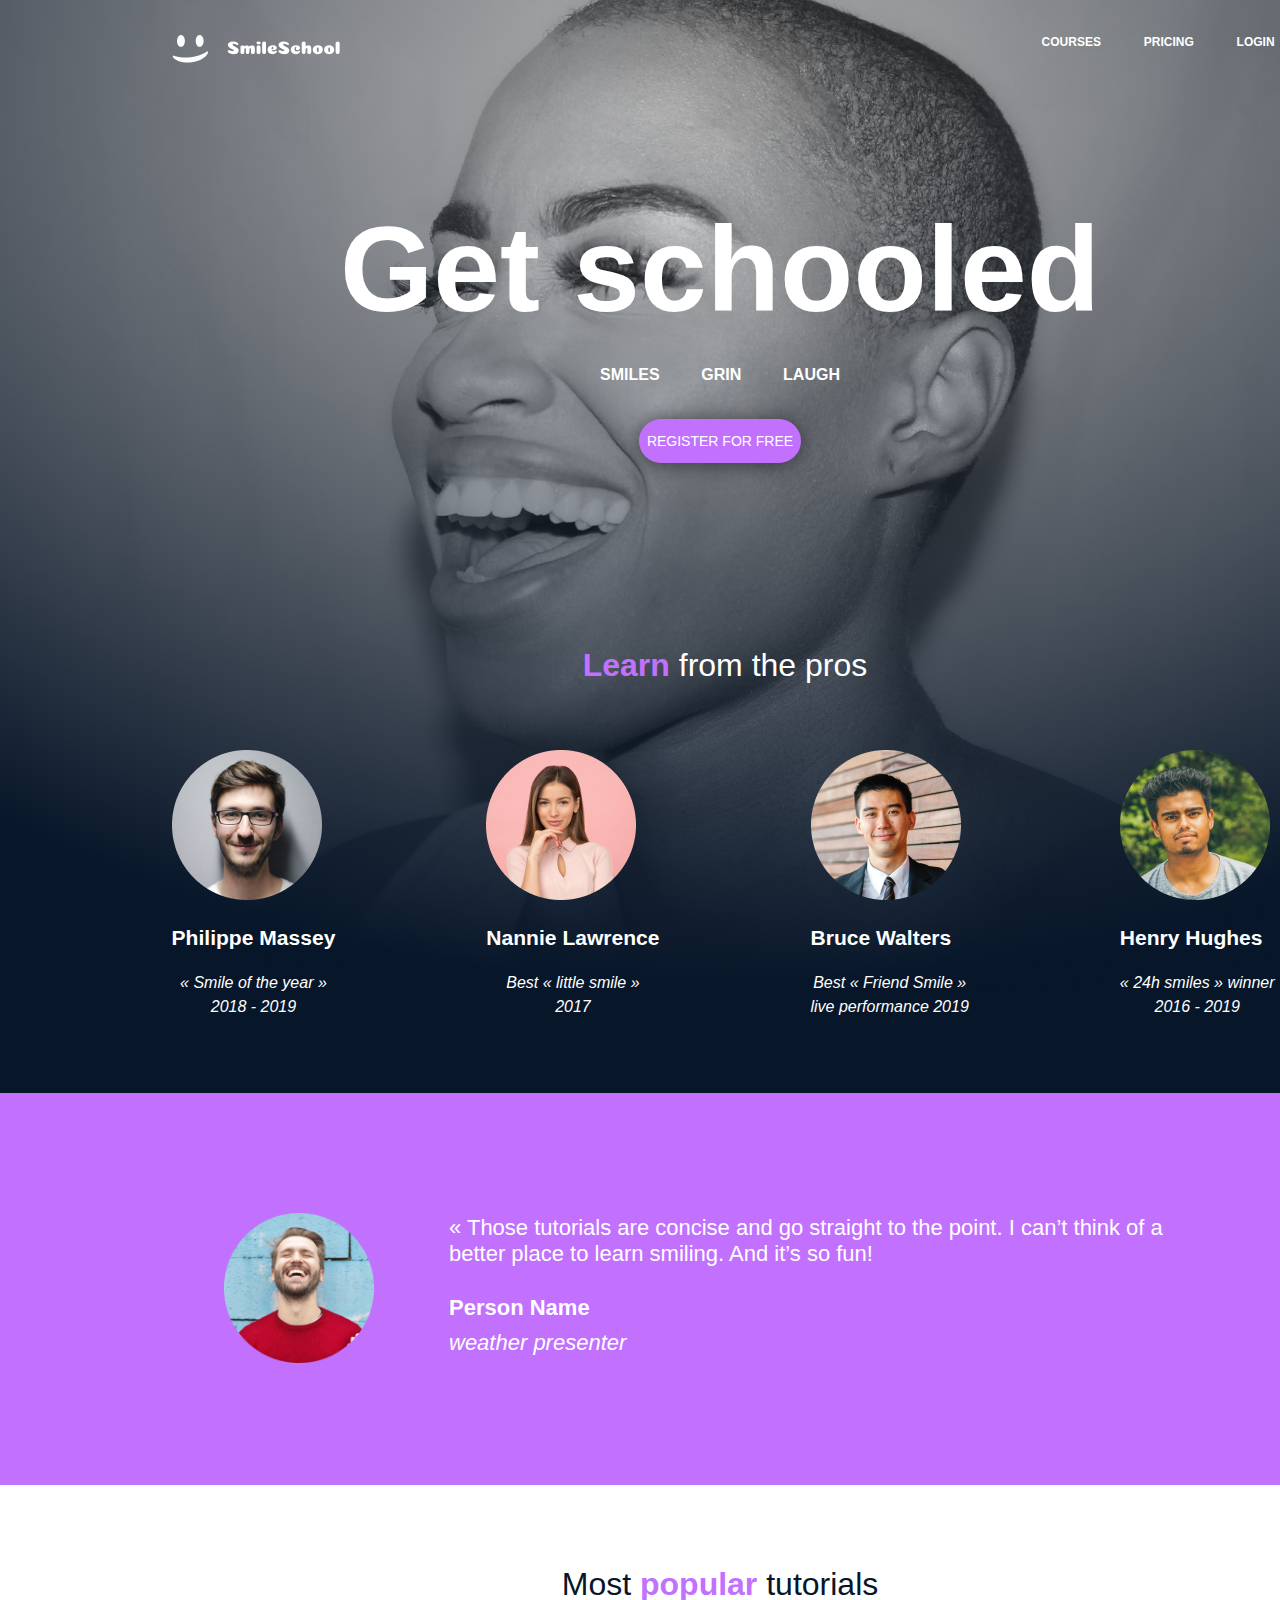
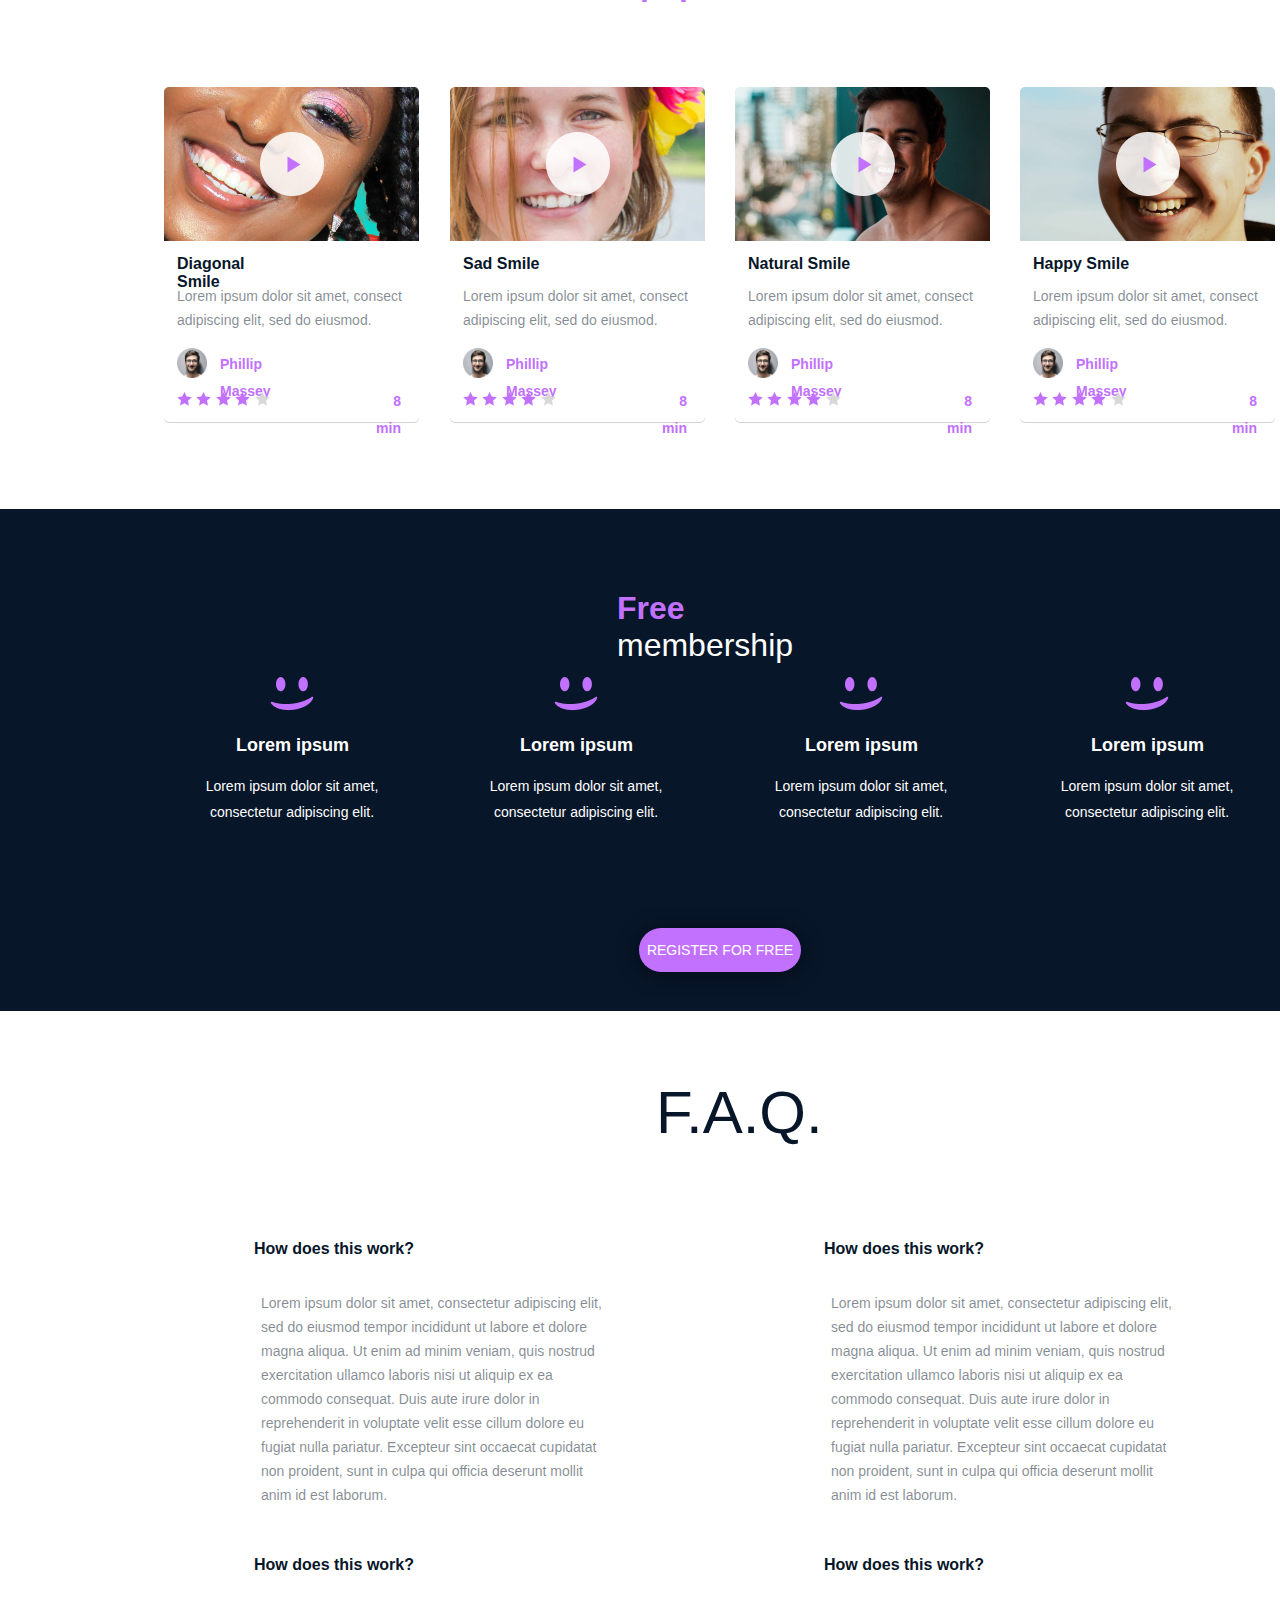
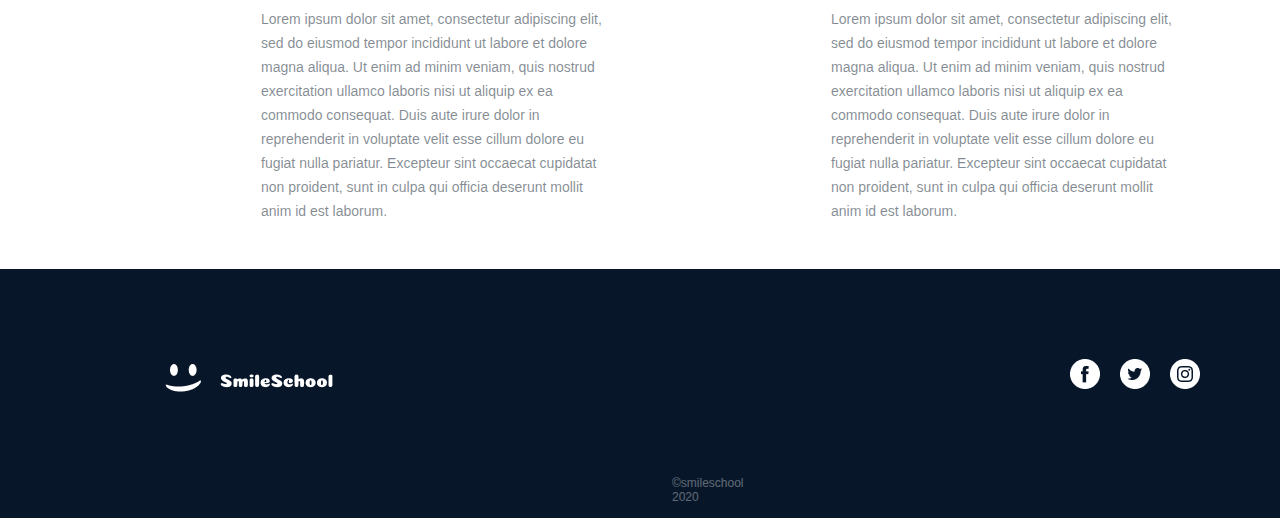
<file: css_advanced/index.html>
<!DOCTYPE html>
<html lang="en">
  <head>
    <meta charset="UTF-8">
    <meta name="viewport" content="width=device-width, initial-scale=1.0">
    <title>Smile School</title>
    <link href="https://fonts.cdnfonts.com/css/source-sans-pro?styles=14484,14489,14486,14490,14491,14485,14483,14482,14488,14487,14493,14492" rel="stylesheet">             
    <link rel="stylesheet" href="styles.css">
</head>
  <body>
    <header>
      <div>
        <a href="#" ><img src="/assets/logo.png" alt="logo"></a>
      </div>
      <div class="nav_bar">
        <a href="#">COURSES</a>
        <a href="#">PRICING</a>
        <a href="#">LOGIN</a>
      </div>
    </header>
    <main>
      <section class="main_part">
        <div>
          <h1>Get schooled</h1>
          <p class="slogan"><span>SMILES</span><span>GRIN</span><span>LAUGH</span></p>
          <button>REGISTER FOR FREE</button>
        </div>
        <div>
          <h2><span class="violet_title">Learn</span> from the pros</h2>
          <div class="pros">
            <div>
              <img src="/assets/1.png" alt="Teacher 1">
              <h3>Philippe Massey</h3>
              <p>« Smile of the year »<br> 2018 - 2019</p>
            </div>
            <div>
              <img src="/assets/6.png" alt="Teacher 2">
              <h3>Nannie Lawrence</h3>
              <p>Best « little smile »<br> 2017</p>
            </div>
            <div>
              <img src="/assets/7.png" alt="Teacher 3">
              <h3>Bruce Walters</h3>
              <p>Best « Friend Smile »<br> live performance 2019</p>
            </div>
            <div>
              <img src="/assets/8.png" alt="Teacher 4">
              <h3>Henry Hughes</h3>
              <p>« 24h smiles » winner<br> 2016 - 2019</p>
            </div>
          </div>
        </div>
      </section>
      <section class="testimonials">
        <div>
          <img src="/assets/Bitmap.png" alt="Quote image" class="quote_image"> 
        </div>
        <div class="testimonials_quote">
          <blockquote>« Those tutorials are concise and go straight to the point. I can’t think of a better place to learn smiling. And it’s so fun!</blockquote>
          <p class="author_name">Person Name</p>
          <p class="author_job">weather presenter</p>
        </div>
      </section>
      <section class="tutorials">
        <h1>Most <span class="violet_title">popular</span> tutorials</h1>
        <div>
          <div class="tutorial_box1">
            <img src="/assets/tutorial1.png" alt="Tutorial 1" class="tutorial_preview">
            <img src="/assets/play.png" alt="Play button" class="play_button">
            <h2>Diagonal Smile</h2>
            <p>Lorem ipsum dolor sit amet, consect adipiscing elit, sed do eiusmod.</p>
            <div>
              <img src="/assets/1.png" alt="author1" class="avatar">
              <h3>Phillip Massey</h3>
            </div>
            <div>
              <div class="stars">
                <img src="/assets/Star_full.png" alt="star_full" class="star1">
                <img src="/assets/Star_full.png" alt="star_full" class="star2">
                <img src="/assets/Star_full.png" alt="star_full" class="star3">
                <img src="/assets/Star_full.png" alt="star_full" class="star4">
                <img src="/assets/Star_empty.png" alt="star_empty" class="star_empty">
                <p>8 min</p>
              </div>
            </div>
          </div>
          <div class="tutorial_box2">
            <img src="/assets/tutorial2.png" alt="Tutorial 2" class="tutorial_preview">
            <img src="/assets/play.png" alt="Play button" class="play_button">
            <h2>Sad Smile</h2>
            <p>Lorem ipsum dolor sit amet, consect adipiscing elit, sed do eiusmod.</p>
            <div>
              <img src="/assets/1.png" alt="author2" class="avatar">
              <h3>Phillip Massey</h3>
            </div>
            <div>
              <div class="stars">
                <img src="/assets/Star_full.png" alt="star_full">
                <img src="/assets/Star_full.png" alt="star_full">
                <img src="/assets/Star_full.png" alt="star_full">
                <img src="/assets/Star_full.png" alt="star_full">
                <img src="/assets/Star_empty.png" alt="star_empty">
                <p>8 min</p>
              </div>
            </div>
          </div>
          <div class="tutorial_box3">
            <img src="/assets/tutorial3.png" alt="Tutorial 3" class="tutorial_preview">
            <img src="/assets/play.png" alt="Play button" class="play_button">
            <h2>Natural Smile</h2>
            <p>Lorem ipsum dolor sit amet, consect adipiscing elit, sed do eiusmod.</p>
            <div>
              <img src="/assets/1.png" alt="author3" class="avatar">
              <h3>Phillip Massey</h3>
            </div>
            <div>
              <div class="stars">
                <img src="/assets/Star_full.png" alt="star_full">
                <img src="/assets/Star_full.png" alt="star_full">
                <img src="/assets/Star_full.png" alt="star_full">
                <img src="/assets/Star_full.png" alt="star_full">
                <img src="/assets/Star_empty.png" alt="star_empty">
                <p>8 min</p>
              </div>
            </div>
          </div>
          <div class="tutorial_box4">
            <img src="/assets/tutorial4.png" alt="Tutorial 4" class="tutorial_preview">
            <img src="/assets/play.png" alt="Play button" class="play_button">
            <h2>Happy Smile</h2>
            <p>Lorem ipsum dolor sit amet, consect adipiscing elit, sed do eiusmod.</p>
            <div>
              <img src="/assets/1.png" alt="author4" class="avatar">
              <h3>Phillip Massey</h3>
            </div>
            <div>
              <div class="stars">
                <img src="/assets/Star_full.png" alt="star_full">
                <img src="/assets/Star_full.png" alt="star_full">
                <img src="/assets/Star_full.png" alt="star_full">
                <img src="/assets/Star_full.png" alt="star_full">
                <img src="/assets/Star_empty.png" alt="star_empty">
                <p>8 min</p>
              </div>
            </div>
          </div>
        </div>
      </section>
      <section class="free_membership">
        <h1><span class="violet_title">Free</span> membership</h1>
        <div>
          <div class="dot_1">
            <img src="/assets/smile.png" alt="Free membership">
            <h2>Lorem ipsum</h2>
            <p>Lorem ipsum dolor sit amet, consectetur adipiscing elit.</p>
          </div>
          <div class="dot_2">
            <img src="/assets/smile.png" alt="Free membership">
            <h2>Lorem ipsum</h2>
            <p>Lorem ipsum dolor sit amet, consectetur adipiscing elit.</p>
          </div>
          <div class="dot_3">
            <img src="/assets/smile.png" alt="Free membership">
            <h2>Lorem ipsum</h2>
            <p>Lorem ipsum dolor sit amet, consectetur adipiscing elit.</p>
          </div>
          <div class="dot_4">
            <img src="/assets/smile.png" alt="Free membership">
            <h2>Lorem ipsum</h2>
            <p>Lorem ipsum dolor sit amet, consectetur adipiscing elit.</p>
          </div>
        </div>
        <button>REGISTER FOR FREE</button>
      </section>
      <section class="faq">
        <h1>F.A.Q.</h1>
        <div>
          <div>
            <div class="Q_1">
              <h2>How does this work?</h2>
              <p>Lorem ipsum dolor sit amet, consectetur adipiscing elit, sed do eiusmod tempor incididunt ut labore et dolore magna aliqua. Ut enim ad minim veniam, quis nostrud exercitation ullamco laboris nisi ut aliquip ex ea commodo consequat. Duis aute irure dolor in reprehenderit in voluptate velit esse cillum dolore eu fugiat nulla pariatur. Excepteur sint occaecat cupidatat non proident, sunt in culpa qui officia deserunt mollit anim id est laborum.</p>
            </div>
            <div class="Q_2">
              <h2>How does this work?</h2>
              <p>Lorem ipsum dolor sit amet, consectetur adipiscing elit, sed do eiusmod tempor incididunt ut labore et dolore magna aliqua. Ut enim ad minim veniam, quis nostrud exercitation ullamco laboris nisi ut aliquip ex ea commodo consequat. Duis aute irure dolor in reprehenderit in voluptate velit esse cillum dolore eu fugiat nulla pariatur. Excepteur sint occaecat cupidatat non proident, sunt in culpa qui officia deserunt mollit anim id est laborum.</p>
            </div>
          </div>
          <div>
            <div class="Q_3">
              <h2>How does this work?</h2>
              <p>Lorem ipsum dolor sit amet, consectetur adipiscing elit, sed do eiusmod tempor incididunt ut labore et dolore magna aliqua. Ut enim ad minim veniam, quis nostrud exercitation ullamco laboris nisi ut aliquip ex ea commodo consequat. Duis aute irure dolor in reprehenderit in voluptate velit esse cillum dolore eu fugiat nulla pariatur. Excepteur sint occaecat cupidatat non proident, sunt in culpa qui officia deserunt mollit anim id est laborum.</p>
            </div>
            <div class="Q_4">
              <h2>How does this work?</h2>
              <p>Lorem ipsum dolor sit amet, consectetur adipiscing elit, sed do eiusmod tempor incididunt ut labore et dolore magna aliqua. Ut enim ad minim veniam, quis nostrud exercitation ullamco laboris nisi ut aliquip ex ea commodo consequat. Duis aute irure dolor in reprehenderit in voluptate velit esse cillum dolore eu fugiat nulla pariatur. Excepteur sint occaecat cupidatat non proident, sunt in culpa qui officia deserunt mollit anim id est laborum.</p>
            </div>
          </div>
        </div>
      </section>
    </main>
    <footer>
      <div>
        <div>
          <img src="/assets/logo-footer.png" alt="logo-footer" class="logo_footer">
          <div>
            <a href="#" ><img src="/assets/social_icons.png" alt="social icons"></a>
          </div>
          <p>©smileschool 2020</p>
        </div>
      </div>
    </footer>
  </body>
</html>
</file>
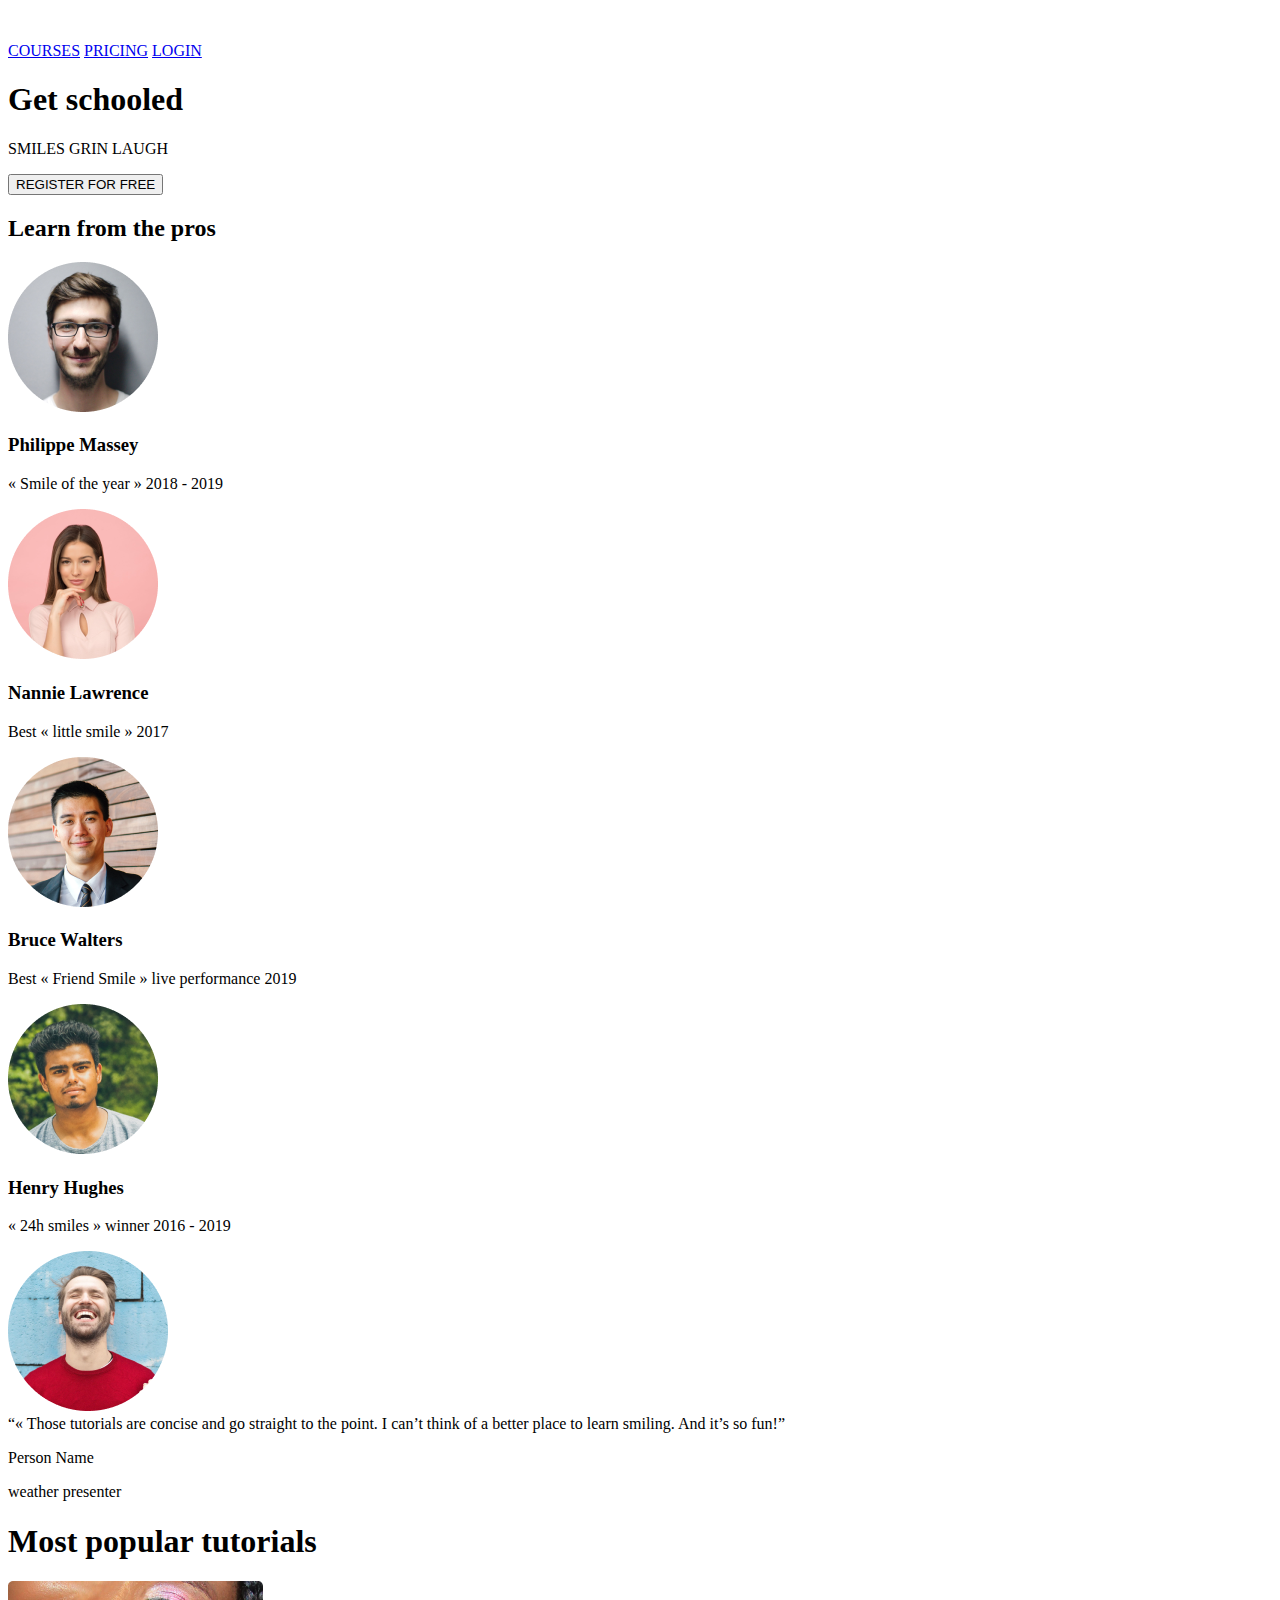
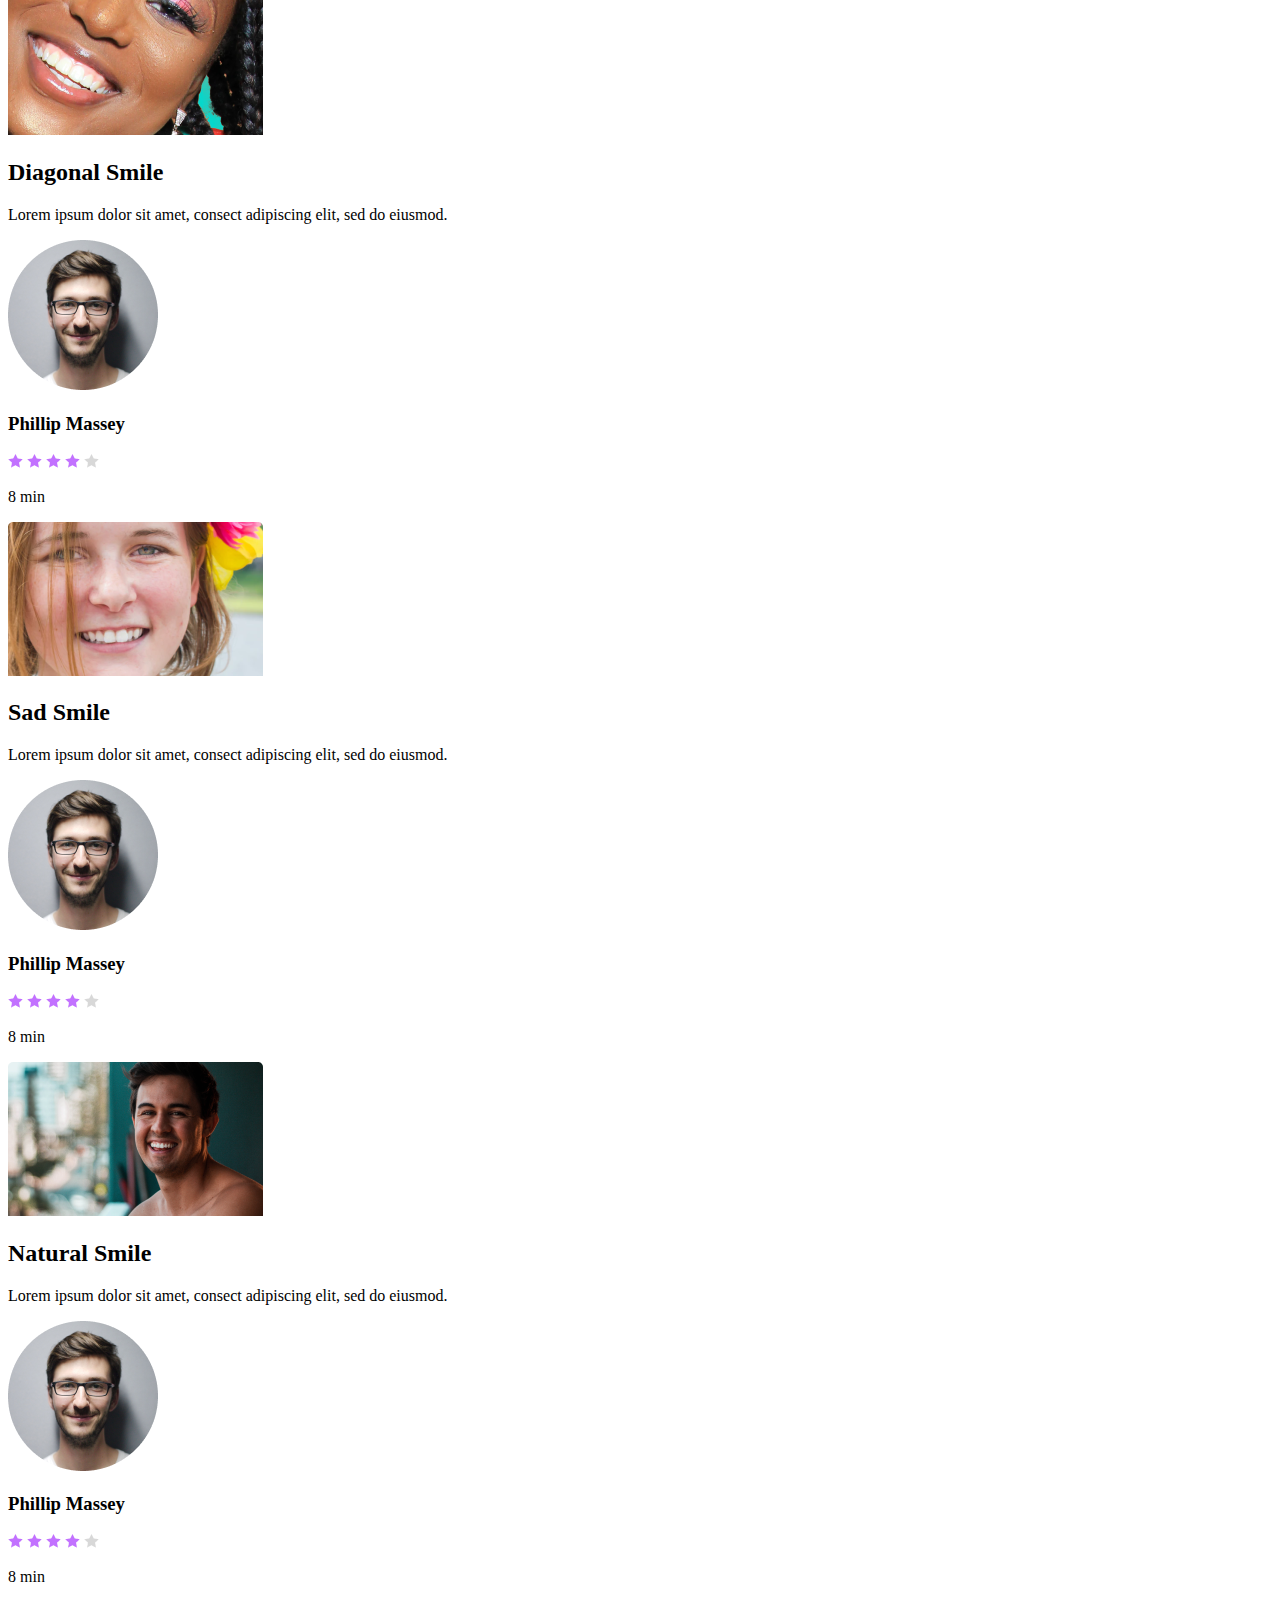
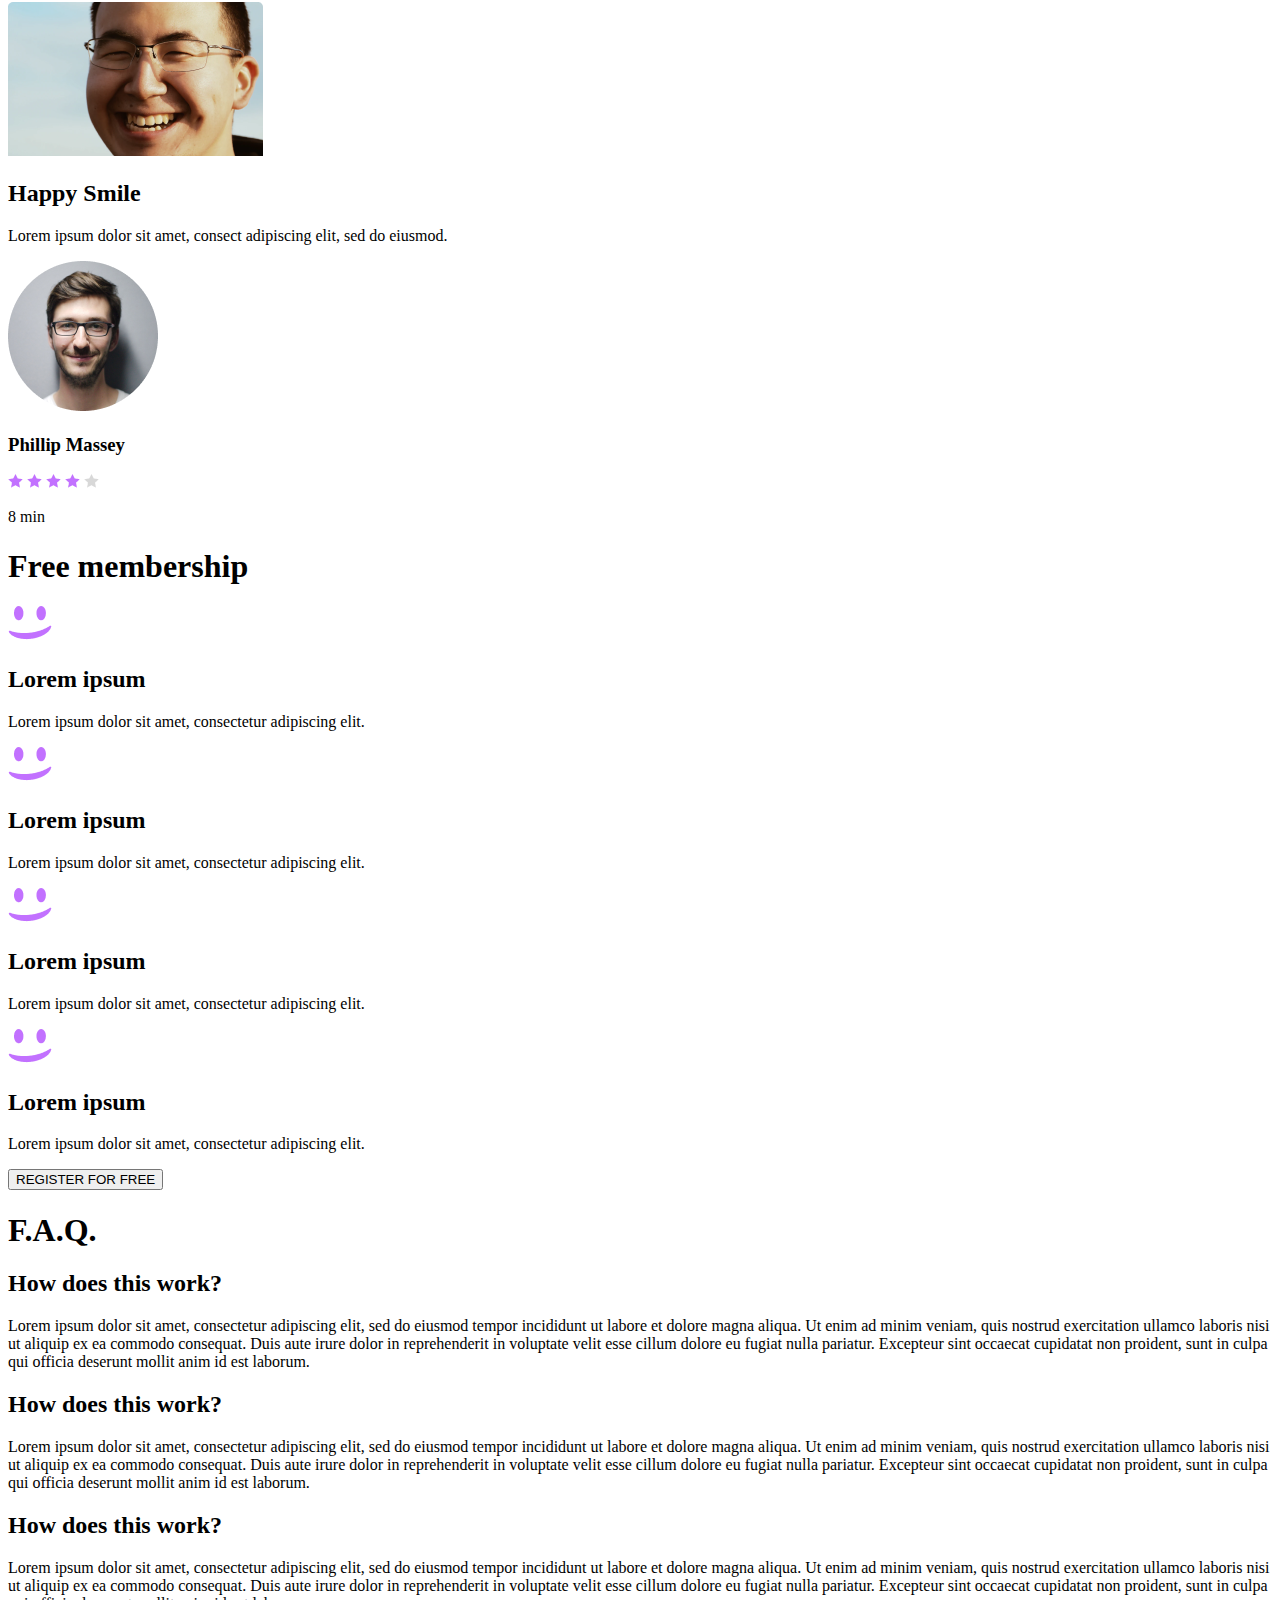
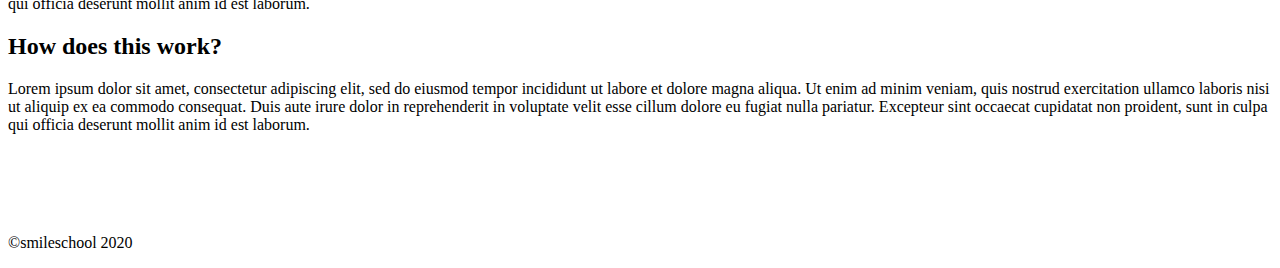
<file: html_advanced/index.html>
<!DOCTYPE html>
<html lang="en">
  <head>
    <meta charset="UTF-8">
    <meta name="viewport" content="width=device-width, initial-scale=1.0">
    <title>Smile School</title>
  </head>
  <body>
    <header>
      <div>
        <a href="#" ><img src="/assets/logo.png" alt="logo"></a>
      </div>
      <div>
        <a href="#">COURSES</a>
        <a href="#">PRICING</a>
        <a href="#">LOGIN</a>
      </div>
    </header>
    <main>
      <section>
        <div>
          <h1>Get schooled</h1>
          <p>SMILES GRIN LAUGH</p>
          <button>REGISTER FOR FREE</button>
        </div>
        <div>
          <h2>Learn from the pros</h2>
          <div>
            <div>
              <img src="/assets/1.png" alt="Teacher 1">
              <h3>Philippe Massey</h3>
              <p>« Smile of the year » 2018 - 2019</p>
            </div>
            <div>
              <img src="/assets/6.png" alt="Teacher 2">
              <h3>Nannie Lawrence</h3>
              <p>Best « little smile » 2017</p>
            </div>
            <div>
              <img src="/assets/7.png" alt="Teacher 3">
              <h3>Bruce Walters</h3>
              <p>Best « Friend Smile » live performance 2019</p>
            </div>
            <div>
              <img src="/assets/8.png" alt="Teacher 4">
              <h3>Henry Hughes</h3>
              <p>« 24h smiles » winner 2016 - 2019</p>
            </div>
          </div>
        </div>
      </section>
      <section>
        <div>
          <img src="/assets/Bitmap.png" alt="Quote image"> 
        </div>
        <div>
          <q>« Those tutorials are concise and go straight to the point. I can’t think of a better place to learn smiling. And it’s so fun!</q>
          <p>Person Name</p>
          <p>weather presenter</p>
        </div>
      </section>
      <section>
        <h1>Most popular tutorials</h1>
        <div>
          <div>
            <img src="/assets/tutorial1.png" alt="Tutorial 1">
            <h2>Diagonal Smile</h2>
            <p>Lorem ipsum dolor sit amet, consect adipiscing elit, sed do eiusmod.</p>
            <div>
              <img src="/assets/1.png" alt="author1">
              <h3>Phillip Massey</h3>
            </div>
            <div>
              <div>
                <img src="/assets/Star_full.png" alt="star_full">
                <img src="/assets/Star_full.png" alt="star_full">
                <img src="/assets/Star_full.png" alt="star_full">
                <img src="/assets/Star_full.png" alt="star_full">
                <img src="/assets/Star_empty.png" alt="star_empty">
                <p>8 min</p>
              </div>
            </div>
          </div>
          <div>
            <img src="/assets/tutorial2.png" alt="Tutorial 2">
            <h2>Sad Smile</h2>
            <p>Lorem ipsum dolor sit amet, consect adipiscing elit, sed do eiusmod.</p>
            <div>
              <img src="/assets/1.png" alt="author2">
              <h3>Phillip Massey</h3>
            </div>
            <div>
              <div>
                <img src="/assets/Star_full.png" alt="star_full">
                <img src="/assets/Star_full.png" alt="star_full">
                <img src="/assets/Star_full.png" alt="star_full">
                <img src="/assets/Star_full.png" alt="star_full">
                <img src="/assets/Star_empty.png" alt="star_empty">
                <p>8 min</p>
              </div>
            </div>
          </div>
          <div>
            <img src="/assets/tutorial3.png" alt="Tutorial 3">
            <h2>Natural Smile</h2>
            <p>Lorem ipsum dolor sit amet, consect adipiscing elit, sed do eiusmod.</p>
            <div>
              <img src="/assets/1.png" alt="author3">
              <h3>Phillip Massey</h3>
            </div>
            <div>
              <div>
                <img src="/assets/Star_full.png" alt="star_full">
                <img src="/assets/Star_full.png" alt="star_full">
                <img src="/assets/Star_full.png" alt="star_full">
                <img src="/assets/Star_full.png" alt="star_full">
                <img src="/assets/Star_empty.png" alt="star_empty">
                <p>8 min</p>
              </div>
            </div>
          </div>
          <div>
            <img src="/assets/tutorial4.png" alt="Tutorial 4">
            <h2>Happy Smile</h2>
            <p>Lorem ipsum dolor sit amet, consect adipiscing elit, sed do eiusmod.</p>
            <div>
              <img src="/assets/1.png" alt="author4">
              <h3>Phillip Massey</h3>
            </div>
            <div>
              <div>
                <img src="/assets/Star_full.png" alt="star_full">
                <img src="/assets/Star_full.png" alt="star_full">
                <img src="/assets/Star_full.png" alt="star_full">
                <img src="/assets/Star_full.png" alt="star_full">
                <img src="/assets/Star_empty.png" alt="star_empty">
                <p>8 min</p>
              </div>
            </div>
          </div>
        </div>
      </section>
      <section>
        <h1>Free membership</h1>
        <div>
          <div>
            <img src="/assets/smile.png" alt="Free membership">
            <h2>Lorem ipsum</h2>
            <p>Lorem ipsum dolor sit amet, consectetur adipiscing elit.</p>
          </div>
          <div>
            <img src="/assets/smile.png" alt="Free membership">
            <h2>Lorem ipsum</h2>
            <p>Lorem ipsum dolor sit amet, consectetur adipiscing elit.</p>
          </div>
          <div>
            <img src="/assets/smile.png" alt="Free membership">
            <h2>Lorem ipsum</h2>
            <p>Lorem ipsum dolor sit amet, consectetur adipiscing elit.</p>
          </div>
          <div>
            <img src="/assets/smile.png" alt="Free membership">
            <h2>Lorem ipsum</h2>
            <p>Lorem ipsum dolor sit amet, consectetur adipiscing elit.</p>
          </div>
        </div>
        <button>REGISTER FOR FREE</button>
      </section>
      <section>
        <h1>F.A.Q.</h1>
        <div>
          <div>
            <div>
              <h2>How does this work?</h2>
              <p>Lorem ipsum dolor sit amet, consectetur adipiscing elit, sed do eiusmod tempor incididunt ut labore et dolore magna aliqua. Ut enim ad minim veniam, quis nostrud exercitation ullamco laboris nisi ut aliquip ex ea commodo consequat. Duis aute irure dolor in reprehenderit in voluptate velit esse cillum dolore eu fugiat nulla pariatur. Excepteur sint occaecat cupidatat non proident, sunt in culpa qui officia deserunt mollit anim id est laborum.</p>
            </div>
            <div>
              <h2>How does this work?</h2>
              <p>Lorem ipsum dolor sit amet, consectetur adipiscing elit, sed do eiusmod tempor incididunt ut labore et dolore magna aliqua. Ut enim ad minim veniam, quis nostrud exercitation ullamco laboris nisi ut aliquip ex ea commodo consequat. Duis aute irure dolor in reprehenderit in voluptate velit esse cillum dolore eu fugiat nulla pariatur. Excepteur sint occaecat cupidatat non proident, sunt in culpa qui officia deserunt mollit anim id est laborum.</p>
            </div>
          </div>
          <div>
            <div>
              <h2>How does this work?</h2>
              <p>Lorem ipsum dolor sit amet, consectetur adipiscing elit, sed do eiusmod tempor incididunt ut labore et dolore magna aliqua. Ut enim ad minim veniam, quis nostrud exercitation ullamco laboris nisi ut aliquip ex ea commodo consequat. Duis aute irure dolor in reprehenderit in voluptate velit esse cillum dolore eu fugiat nulla pariatur. Excepteur sint occaecat cupidatat non proident, sunt in culpa qui officia deserunt mollit anim id est laborum.</p>
            </div>
            <div>
              <h2>How does this work?</h2>
              <p>Lorem ipsum dolor sit amet, consectetur adipiscing elit, sed do eiusmod tempor incididunt ut labore et dolore magna aliqua. Ut enim ad minim veniam, quis nostrud exercitation ullamco laboris nisi ut aliquip ex ea commodo consequat. Duis aute irure dolor in reprehenderit in voluptate velit esse cillum dolore eu fugiat nulla pariatur. Excepteur sint occaecat cupidatat non proident, sunt in culpa qui officia deserunt mollit anim id est laborum.</p>
            </div>
          </div>
        </div>
      </section>
    </main>
    <footer>
      <div>
        <div>
          <img src="/assets/logo-footer.png" alt="logo">
          <div>
            <a href="#" ><img src="/assets/social_icons.png" alt="social icons"></a>
          </div>
          <p>©smileschool 2020</p>
        </div>
      </div>
    </footer>
  </body>
</html>
</file>
<file: css_advanced/styles.css>
header {
  width: 1103.02px;
  height: 29.46px;
  top: 35.02px;
  left: 171.59px;
  display: inline-flex;
  justify-content: center;
  align-items: flex-start;
  gap: 702px;
  position: absolute;
}

.nav_bar {
  width: 300px;
  font-size: 12px;
  display: flex;
  text-align: center;
  justify-content: space-between;
  font-weight: 700;
}
a {
  color: white;
  text-decoration: none;
}

body {
  width: 1440px;
  position: relative;
  font-family: 'Source Sans Pro', sans-serif;
  color: var(--main-color);
  /* margin-left: auto;
  margin-right: auto; */
  margin: auto;
}

.main_part {
  width: 1440px;
  height: 1093px;
  flex-shrink: 0;
  font-family: 'Source Sans Pro', sans-serif;
  background-image: url("/assets/background.png");
}

.slogan {
  position: absolute;
  width: 240px;
  height: 20px;
  top: 350px;
  left: 600px;
  font-size: 16px;
  font-family: Source Sans Pro, sans-serif;
  font-weight: 700;
  display: flex;
  text-align: center;
  justify-content: space-between;
}

.main_part h1 {
  color: #FFFFFF;
  text-align: center;
  font-size: 120px;
  font-style: normal;
  font-weight: 700;
  line-height: normal;
  position: absolute;
  width: 770px;
  height: 151px;
  top: 120px;
  left: 335px;

}

.main_part h2 {
  width: 290px;
  height: 40px;
  top: 620px;
  left: 580px;
  color: #FFFFFF;
  text-align: center;
  font-family: Source Sans Pro, sans-serif;
  font-size: 32px;
  font-style: normal;
  font-weight: 300;
  line-height: normal;
  position: absolute;
}

.violet_title {
  color: #C271FF;
  font-weight: 700;
}

.main_part p {
  color: #FFFFFF;
  text-align: center;
  font-family: Source Sans Pro, sans-serif;
  font-size: 16px;
  font-style: normal;
  font-weight: 700;
  line-height: normal;
}

button {
  width: 162px;
  height: 44px;
  top: 419px;
  left: 639px;
  flex-shrink: 0;
  border-radius: 22px;
  font-family: Source Sans Pro, sans-serif;
  font-size: 14px;
  background: #C271FF;
  color: #FFFFFF;
  position: absolute;
  box-shadow: 0px 2px 20px 0px #00000080;
  border: none;
}

.pros {
  width: 1103.02px;
  height: 330px;
  top: 750px;
  left: 171.59px;
  font-size: 18px;
  font-weight: 900;
  position: absolute;
  display: flex;
  justify-content: space-between;
  color: #FFFFFF;
}

.pros p {
  font-size: 16px;
  font-style: italic;
  font-weight: 400;
  line-height: 24px;
  letter-spacing: 0px;
  text-align: center;
}

/* ------------------------- testimonials styling ----------------------------- */
.testimonials {
  width: 1440px;
  height: 392px;
  top: 1093px;
  left: -1px;
  background-color: #C271FF;
  position: absolute;
  display: flex;
  justify-content: center;
  align-items: center;
}

.quote_image {
  width: 150px;
  height: 150px;
  top: 120px;
  left: 225px;
  flex-shrink: 0;
  position: absolute;
}

.testimonials_quote {
  width: 850px;
  top: 100px;
  left: 410px;
  position: absolute;
  color: #FFFFFF;
  font-family: Source Sans Pro, sans-serif;
  font-size: 22px;
  font-weight: 400;
  display: inline-flex;
  justify-content: center;
  text-align: left;
}

.author_name {
  width: 150px;
  height: 40px;
  top: 80px;
  left: 40px;
  font-size: 22px;
  font-weight: 700;
  display: flex;
  position: absolute;
}

.author_job {
  width: 180px;
  height: 40px;
  top: 115px;
  left: 40px;
  font-size: 22px;
  font-weight: 400;
  font-style: italic;
  display: flex;
  position: absolute;
}

/* ------------------------- tutorials styling ---------------------------- */

.tutorials {
  width: 1228px;
  height: 450px;
  top: 1572px;
  left: 106px;
  color: #FFFFFF;
  position: absolute;
  display: flex;
  justify-content: center;
  align-items: center;
}

.tutorials h1 {
  top: -27px;
  color: #071629;
  text-align: center;
  font-family: Source Sans Pro, sans-serif;
  font-size: 32px;
  font-style: normal;
  line-height: normal;
  font-weight: 300;
  position: absolute;
}

.tutorial_box1 {
  width: 255px;
  height: 335px;
  top: 115px;
  left: 58px;
  flex-shrink: 0;
  background-color: #FFFFFF;
  position: absolute;
  display: flex;
  justify-content: center;
  align-items: center;
  border-radius: 5px;
  box-shadow: 0px 1px 0px 0px rgba(7, 22, 41, 0.18);
}

.tutorial_box2 {
  width: 255px;
  height: 335px;
  top: 115px;
  left: 344px;
  flex-shrink: 0;
  background-color: #FFFFFF;
  position: absolute;
  display: flex;
  justify-content: center;
  align-items: center;
  border-radius: 5px;
  box-shadow: 0px 1px 0px 0px rgba(7, 22, 41, 0.18);
}

.tutorial_box3 {
  width: 255px;
  height: 335px;
  top: 115px;
  left: 629px;
  flex-shrink: 0;
  background-color: #FFFFFF;
  position: absolute;
  display: flex;
  justify-content: center;
  align-items: center;
  border-radius: 5px;
  box-shadow: 0px 1px 0px 0px rgba(7, 22, 41, 0.18);
}

.tutorial_box4 {
  width: 255px;
  height: 335px;
  top: 115px;
  left: 914px;
  flex-shrink: 0;
  background-color: #FFFFFF;
  position: absolute;
  display: flex;
  justify-content: center;
  align-items: center;
  border-radius: 5px;
  box-shadow: 0px 1px 0px 0px rgba(7, 22, 41, 0.18);
}

.tutorial_preview {
  width: 255px;
  height: 154px;
  position: absolute;
  top: 0px;
}

.play_button {
  width: 64px;
  height: 64px;
  top: 45px;
  left: 96px;
  position: absolute;
}

.tutorials h2 {
  width: 106px;
  height: 20px;
  top: 155px;
  left: 13px;
  color: #071629;
  font-family: Source Sans Pro, sans-serif;
  font-size: 16px;
  font-style: normal;
  font-weight: 700;
  line-height: normal;
  position: absolute;
}

.tutorials h3 {
  width: 86px;
  height: 27px;
  top: 250px;
  left: 56px;
  color: #C271FF;
  font-family: Source Sans Pro, sans-serif;
  font-size: 14px;
  font-style: normal;
  font-weight: 600;
  line-height: 27px;
  position: absolute;
}

.tutorials p {
  width: 242px;
  height: 20px;
  top: 183px;
  left: 13px;
  color: rgba(7, 22, 41, 0.50);
  font-family: Source Sans Pro, sans-serif;
  font-size: 14px;
  font-style: normal;
  font-weight: 400;
  line-height: 24px; 
  text-align: left;
  position: absolute;
}

.avatar {
  width: 30px;
  height: 30px;
  top: 261px;
  left: 13px;
  position: absolute;
}

.stars {
  width: 197px;
  height: 15px;
  top: 305px;
  left: 13px;
  position: absolute;
}

.stars p {
  width: 34px;
  height: 27px;
  top: -18px;
  left: 190px;
  color: #C271FF;
  text-align: right;
  font-family: Source Sans Pro, sans-serif;
  font-size: 14px;
  font-style: normal;
  font-weight: 600;
  line-height: 27px;
  position: absolute;
}

/* ------------------------ free_memebership styling ------------------------- */

.free_membership {
  width: 1440px;
  height: 502px;
  top: 2109px;
  background-color: #071629;
  position: absolute;
  display: flex;
}

.free_membership h1 {
  width: 250px;
  height: 40px;
  top: 60px;
  left: 617px;
  color: #FFF;
  font-family: Source Sans Pro, sans-serif;
  font-size: 32px;
  font-style: normal;
  font-weight: 300;
  line-height: normal;
  position: absolute;
}

.dot_1 {
  width: 257px;
  height: 153px;
  top: 168px;
  left: 164px;
  color: #FFF;
  position: absolute;
  text-align: center;
}

.dot_2 {
  width: 257px;
  height: 153px;
  top: 168px;
  left: 448px;
  color: #FFF;
  position: absolute;
  text-align: center;
}

.dot_3 {
  width: 257px;
  height: 153px;
  top: 168px;
  left: 733px;
  color: #FFF;
  position: absolute;
  text-align: center;
}

.dot_4 {
  width: 257px;
  height: 153px;
  top: 168px;
  left: 1019px;
  color: #FFF;
  position: absolute;
  text-align: center;
}

.free_membership h2 {
  color: #FFF;
  font-family: Source Sans Pro, sans-serif;
  font-size: 18px;
  font-style: normal;
  font-weight: 600;
  line-height: 26px;
}

.free_membership p {
  width: 212px;
  left: 22px;
  color: #FFF;
  font-family: Source Sans Pro, sans-serif;
  font-size: 14px;
  font-style: normal;
  font-weight: 400;
  line-height: 26px;
  position: relative;
}

/* ----------------------- faq styling ----------------------- */

.faq {
  width: 920px;
  height: 707px;
  top: 2678px;
  left: 249px;
  background-color: #FFFFFF;
  position: absolute;
  display: flex;
  justify-content: center;
  align-items: center;
}

.faq h1 {
  width: 136px;
  height: 50px;
  left: 407px;
  margin: 0px;
  top: 0px;
  color: #071629;
  text-align: center;
  font-family: Source Sans Pro, sans-serif;
  font-size: 60px;
  font-weight: 300;
  position: absolute;
}

.faq h2 {
  width: 170px;
  height: 20px;
  top: 0px;
  color: #071629;
  text-align: center;
  font-family: Source Sans Pro, sans-serif;
  font-size: 16px;
  font-weight: 700;
  position: absolute;
}

.faq p {
  width: 350px;
  height: 192px;
  top: 50px;
  left: 12px;
  color: rgba(7, 22, 41, 0.50);
  text-align: left;
  font-family: Source Sans Pro, sans-serif;
  font-size: 14px;
  font-weight: 400;
  line-height: 24px;
  position: absolute;
}

.Q_1 {
  width: 350px;
  height: 242px;
  top: 149px;
  left: 0px;
  display: flex;
  position: absolute;
  flex-direction: column;
  justify-content: center;
  align-items: flex-start;
  gap: 30px;
}

.Q_2 {
  width: 350px;
  height: 242px;
  top: 465px;
  left: 0px;
  display: flex;
  position: absolute;
  flex-direction: column;
  justify-content: center;
  align-items: flex-start;
  gap: 30px;
}

.Q_3 {
  width: 350px;
  height: 242px;
  top: 149px;
  left: 570px;
  display: flex;
  position: absolute;
  flex-direction: column;
  justify-content: center;
  align-items: flex-start;
  gap: 30px;
}

.Q_4 {
  width: 350px;
  height: 242px;
  top: 465px;
  left: 570px;
  display: flex;
  position: absolute;
  flex-direction: column;
  justify-content: center;
  align-items: flex-start;
  gap: 30px;
}

/* ---------------- footer styling ---------------------- */

footer {
  width: 1440px;
  height: 249px;
  top: 3469px;
  background-color: #071629;
  position: absolute;
}

.logo_footer {
  width: 169px;
  height: 30px;
  top: 95px;
  left:165px;
  position: absolute;
}

footer a {
  width: 130px;
  height: 30px;
  top: 90px;
  left: 1070px;
  position: absolute;
}

footer p{
  width: 100px;
  height: 15px;
  top: 195px;
  left: 672px;
  color: #FFF;
  font-family: Source Sans Pro, sans-serif;
  font-size: 12px;
  font-weight: 400;
  opacity: 0.3517;
  position: absolute;
}
</file>
